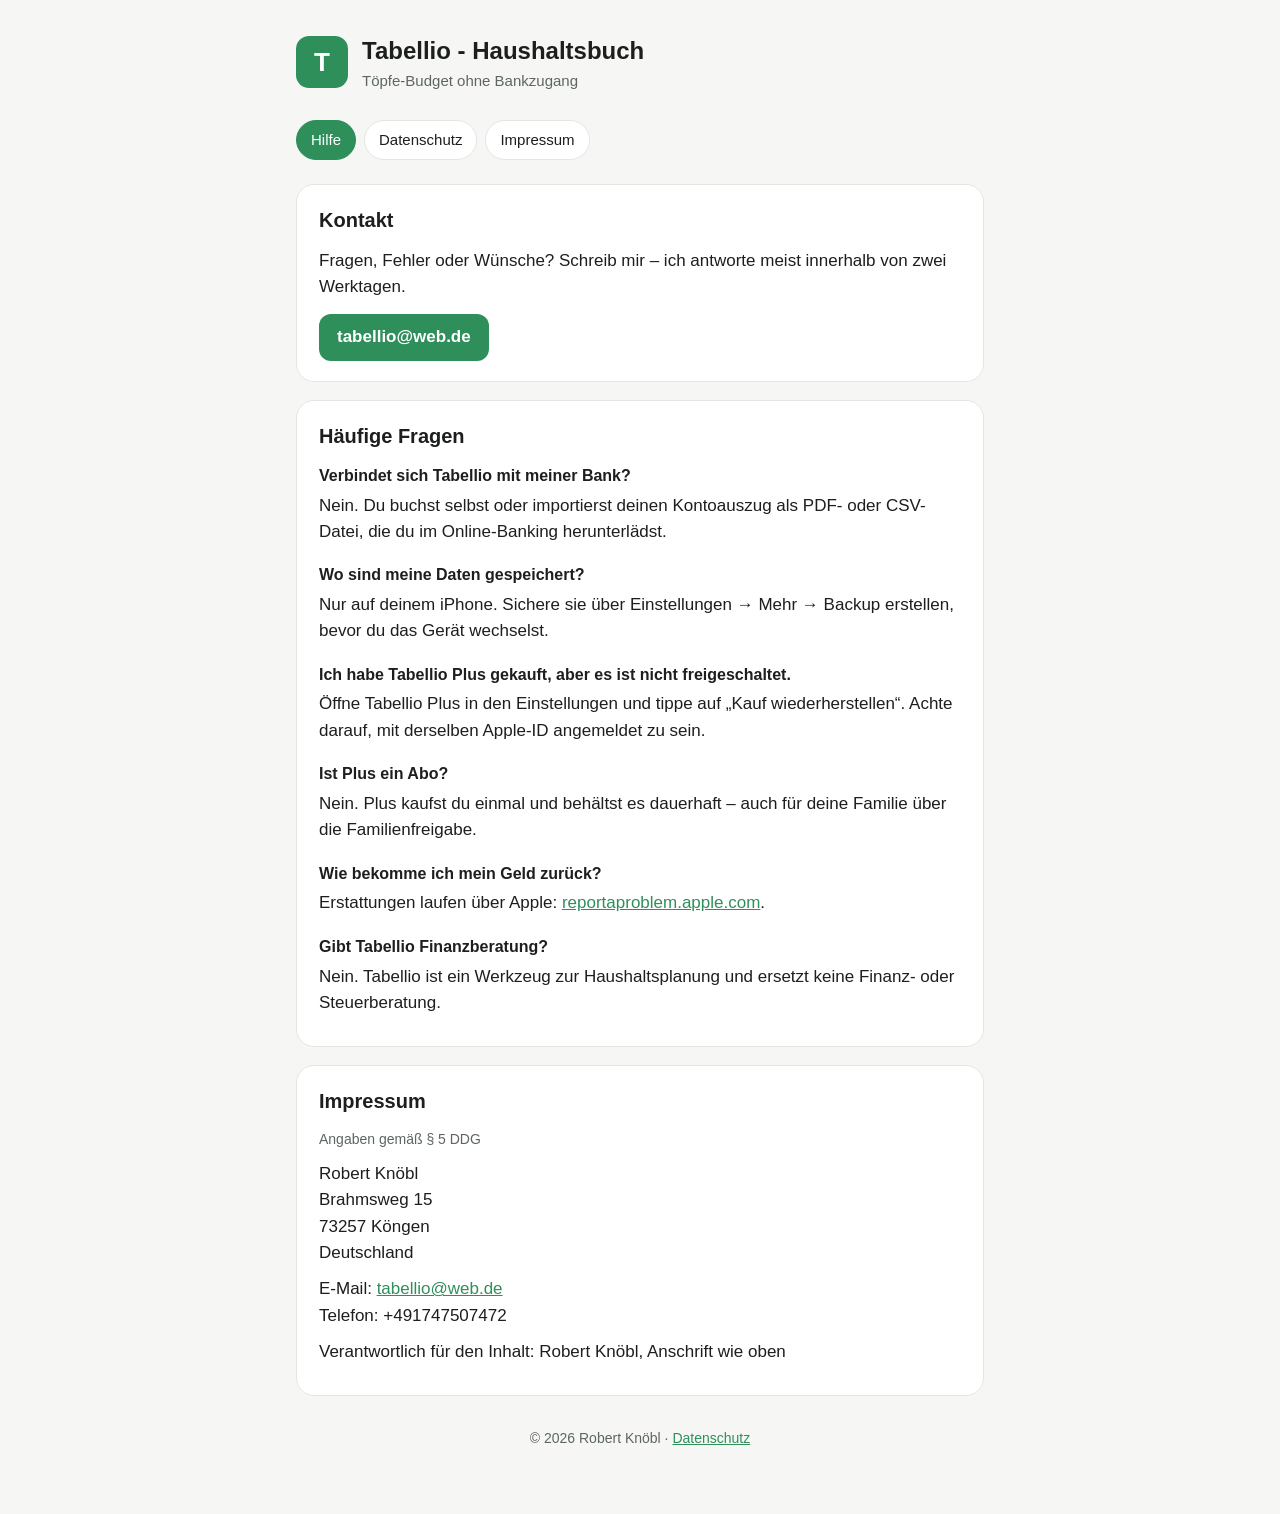
<file: index.html>
<!doctype html>
<html lang="de">
<head>
<meta charset="utf-8">
<meta name="viewport" content="width=device-width, initial-scale=1">
<title>Tabellio - Haushaltsbuch · Hilfe</title>
<meta name="description" content="Hilfe, Kontakt und Impressum für die iPhone-App Tabellio - Haushaltsbuch.">
<link rel="stylesheet" href="style.css">
</head>
<body>
<div class="seite">
  <header>
    <div class="logo">T</div>
    <div>
      <h1>Tabellio - Haushaltsbuch</h1>
      <p>Töpfe-Budget ohne Bankzugang</p>
    </div>
  </header>

  <nav>
    <a class="aktiv" href="index.html">Hilfe</a>
    <a href="datenschutz.html">Datenschutz</a>
    <a href="#impressum">Impressum</a>
  </nav>

  <section class="karte">
    <h2>Kontakt</h2>
    <p>Fragen, Fehler oder Wünsche? Schreib mir – ich antworte meist innerhalb von zwei Werktagen.</p>
    <a class="mail" href="mailto:tabellio@web.de?subject=Tabellio%20Support">tabellio@web.de</a>
  </section>

  <section class="karte">
    <h2>Häufige Fragen</h2>

    <h3>Verbindet sich Tabellio mit meiner Bank?</h3>
    <p>Nein. Du buchst selbst oder importierst deinen Kontoauszug als PDF- oder CSV-Datei, die du im Online-Banking herunterlädst.</p>

    <h3>Wo sind meine Daten gespeichert?</h3>
    <p>Nur auf deinem iPhone. Sichere sie über Einstellungen → Mehr → Backup erstellen, bevor du das Gerät wechselst.</p>

    <h3>Ich habe Tabellio Plus gekauft, aber es ist nicht freigeschaltet.</h3>
    <p>Öffne Tabellio Plus in den Einstellungen und tippe auf „Kauf wiederherstellen“. Achte darauf, mit derselben Apple-ID angemeldet zu sein.</p>

    <h3>Ist Plus ein Abo?</h3>
    <p>Nein. Plus kaufst du einmal und behältst es dauerhaft – auch für deine Familie über die Familienfreigabe.</p>

    <h3>Wie bekomme ich mein Geld zurück?</h3>
    <p>Erstattungen laufen über Apple: <a href="https://reportaproblem.apple.com">reportaproblem.apple.com</a>.</p>

    <h3>Gibt Tabellio Finanzberatung?</h3>
    <p>Nein. Tabellio ist ein Werkzeug zur Haushaltsplanung und ersetzt keine Finanz- oder Steuerberatung.</p>
  </section>

  <section class="karte" id="impressum">
    <h2>Impressum</h2>
    <p class="leise">Angaben gemäß § 5 DDG</p>
    <p>Robert Knöbl<br>
    Brahmsweg 15<br>
    73257 Köngen<br>
    Deutschland</p>
    <p>E-Mail: <a href="mailto:tabellio@web.de">tabellio@web.de</a><br>
    Telefon: +491747507472</p>
    <p>Verantwortlich für den Inhalt: Robert Knöbl, Anschrift wie oben</p>
  </section>

  <footer>© 2026 Robert Knöbl · <a href="datenschutz.html">Datenschutz</a></footer>
</div>
</body>
</html>
</file>
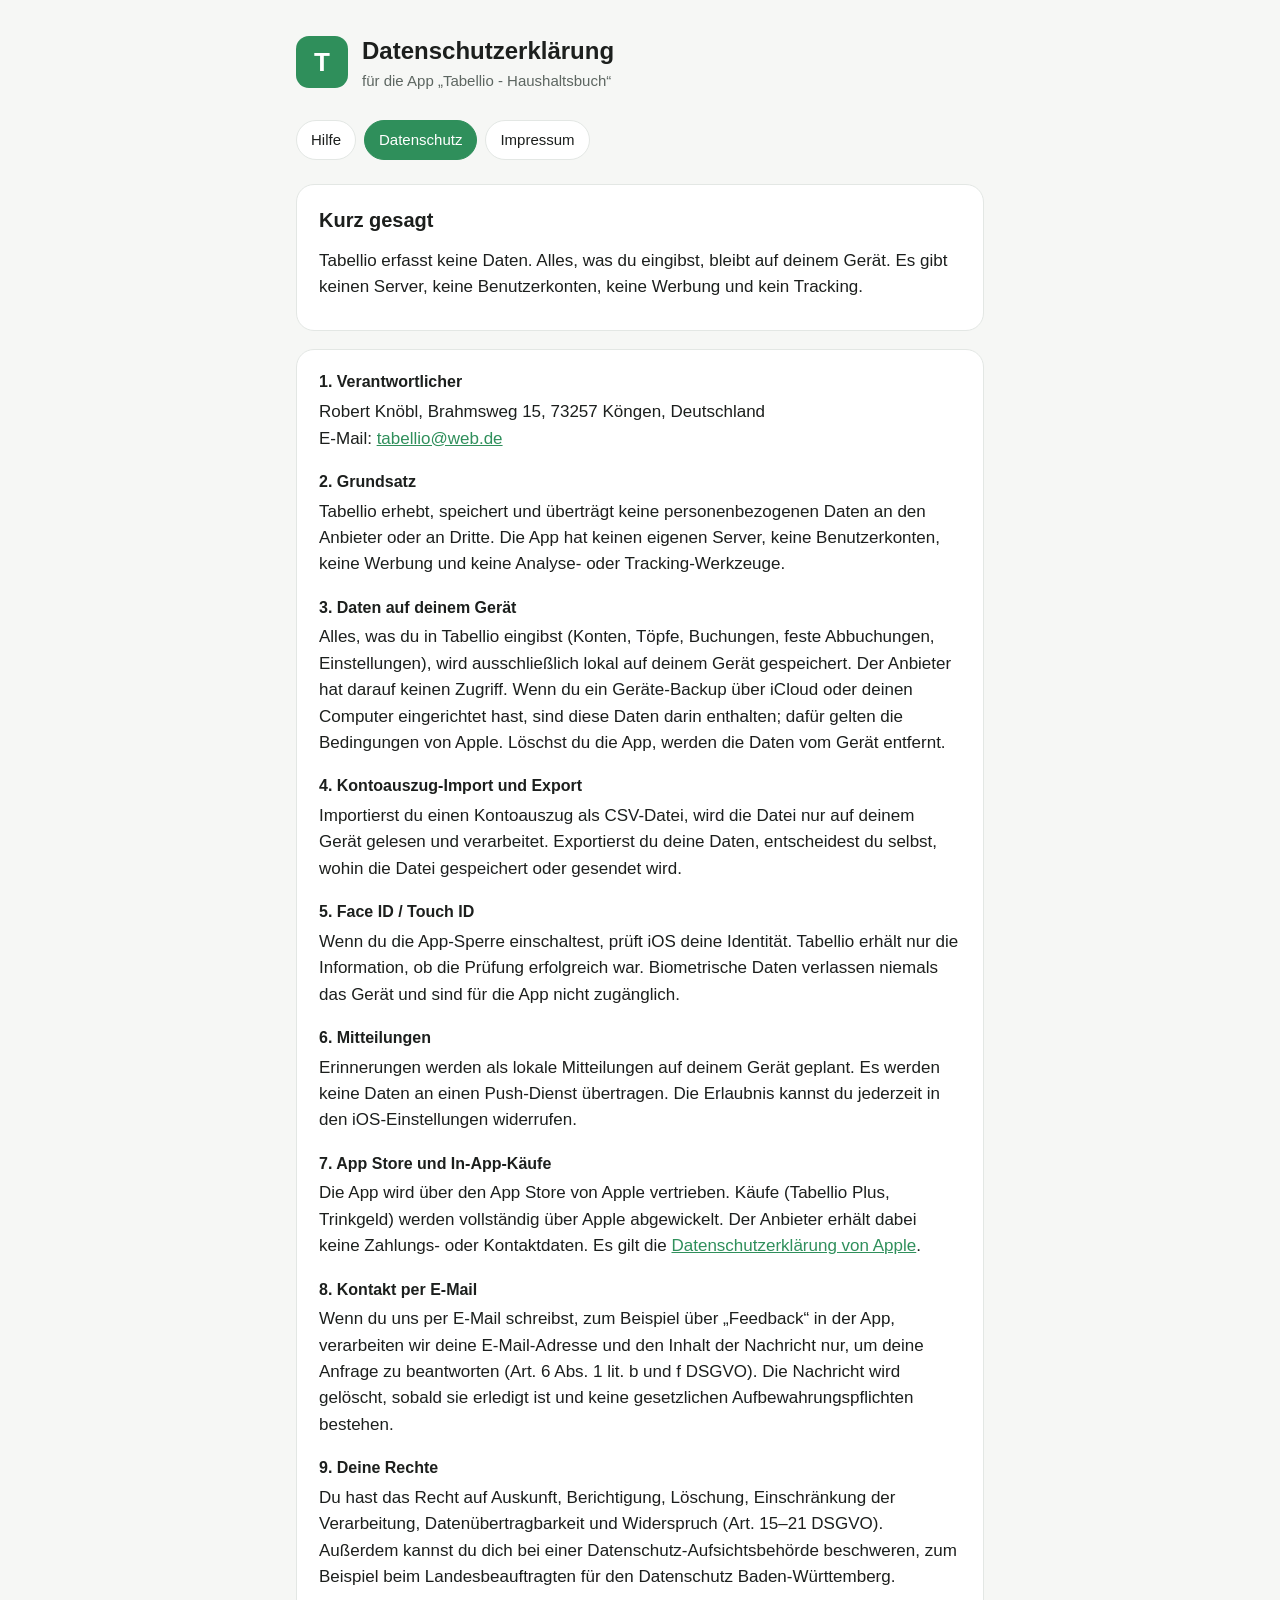
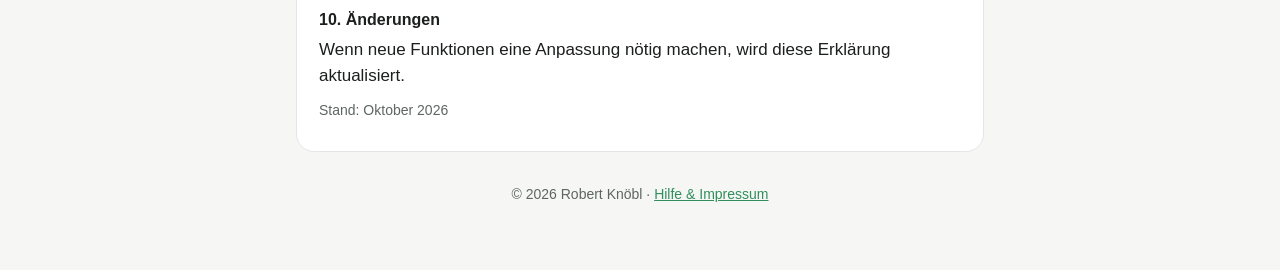
<file: datenschutz.html>
<!doctype html>
<html lang="de">
<head>
<meta charset="utf-8">
<meta name="viewport" content="width=device-width, initial-scale=1">
<title>Tabellio - Haushaltsbuch · Datenschutz</title>
<meta name="description" content="Datenschutzerklärung der iPhone-App Tabellio - Haushaltsbuch.">
<link rel="stylesheet" href="style.css">
</head>
<body>
<div class="seite">
  <header>
    <div class="logo">T</div>
    <div>
      <h1>Datenschutzerklärung</h1>
      <p>für die App „Tabellio - Haushaltsbuch“</p>
    </div>
  </header>

  <nav>
    <a href="index.html">Hilfe</a>
    <a class="aktiv" href="datenschutz.html">Datenschutz</a>
    <a href="index.html#impressum">Impressum</a>
  </nav>

  <section class="karte">
    <h2>Kurz gesagt</h2>
    <p>Tabellio erfasst keine Daten. Alles, was du eingibst, bleibt auf deinem Gerät. Es gibt keinen Server, keine Benutzerkonten, keine Werbung und kein Tracking.</p>
  </section>

  <section class="karte">
    <h3>1. Verantwortlicher</h3>
    <p>Robert Knöbl, Brahmsweg 15, 73257 Köngen, Deutschland<br>
    E-Mail: <a href="mailto:tabellio@web.de">tabellio@web.de</a></p>

    <h3>2. Grundsatz</h3>
    <p>Tabellio erhebt, speichert und überträgt keine personenbezogenen Daten an den Anbieter oder an Dritte. Die App hat keinen eigenen Server, keine Benutzerkonten, keine Werbung und keine Analyse- oder Tracking-Werkzeuge.</p>

    <h3>3. Daten auf deinem Gerät</h3>
    <p>Alles, was du in Tabellio eingibst (Konten, Töpfe, Buchungen, feste Abbuchungen, Einstellungen), wird ausschließlich lokal auf deinem Gerät gespeichert. Der Anbieter hat darauf keinen Zugriff. Wenn du ein Geräte-Backup über iCloud oder deinen Computer eingerichtet hast, sind diese Daten darin enthalten; dafür gelten die Bedingungen von Apple. Löschst du die App, werden die Daten vom Gerät entfernt.</p>

    <h3>4. Kontoauszug-Import und Export</h3>
    <p>Importierst du einen Kontoauszug als CSV-Datei, wird die Datei nur auf deinem Gerät gelesen und verarbeitet. Exportierst du deine Daten, entscheidest du selbst, wohin die Datei gespeichert oder gesendet wird.</p>

    <h3>5. Face ID / Touch ID</h3>
    <p>Wenn du die App-Sperre einschaltest, prüft iOS deine Identität. Tabellio erhält nur die Information, ob die Prüfung erfolgreich war. Biometrische Daten verlassen niemals das Gerät und sind für die App nicht zugänglich.</p>

    <h3>6. Mitteilungen</h3>
    <p>Erinnerungen werden als lokale Mitteilungen auf deinem Gerät geplant. Es werden keine Daten an einen Push-Dienst übertragen. Die Erlaubnis kannst du jederzeit in den iOS-Einstellungen widerrufen.</p>

    <h3>7. App Store und In-App-Käufe</h3>
    <p>Die App wird über den App Store von Apple vertrieben. Käufe (Tabellio Plus, Trinkgeld) werden vollständig über Apple abgewickelt. Der Anbieter erhält dabei keine Zahlungs- oder Kontaktdaten. Es gilt die <a href="https://www.apple.com/de/legal/privacy/">Datenschutzerklärung von Apple</a>.</p>

    <h3>8. Kontakt per E-Mail</h3>
    <p>Wenn du uns per E-Mail schreibst, zum Beispiel über „Feedback“ in der App, verarbeiten wir deine E-Mail-Adresse und den Inhalt der Nachricht nur, um deine Anfrage zu beantworten (Art. 6 Abs. 1 lit. b und f DSGVO). Die Nachricht wird gelöscht, sobald sie erledigt ist und keine gesetzlichen Aufbewahrungspflichten bestehen.</p>

    <h3>9. Deine Rechte</h3>
    <p>Du hast das Recht auf Auskunft, Berichtigung, Löschung, Einschränkung der Verarbeitung, Datenübertragbarkeit und Widerspruch (Art. 15–21 DSGVO). Außerdem kannst du dich bei einer Datenschutz-Aufsichtsbehörde beschweren, zum Beispiel beim Landesbeauftragten für den Datenschutz Baden-Württemberg.</p>

    <h3>10. Änderungen</h3>
    <p>Wenn neue Funktionen eine Anpassung nötig machen, wird diese Erklärung aktualisiert.</p>

    <p class="leise">Stand: Oktober 2026</p>
  </section>

  <footer>© 2026 Robert Knöbl · <a href="index.html">Hilfe &amp; Impressum</a></footer>
</div>
</body>
</html>
</file>
<file: style.css>
:root {
  --bg: #f6f7f5;
  --karte: #ffffff;
  --text: #1c1f1d;
  --leise: #5d6661;
  --akzent: #2f8f5b;
  --linie: #e3e7e4;
}
@media (prefers-color-scheme: dark) {
  :root {
    --bg: #111412;
    --karte: #1b1f1d;
    --text: #eef1ef;
    --leise: #a3aca7;
    --akzent: #4cc184;
    --linie: #2b312e;
  }
}
* { box-sizing: border-box; }
body {
  margin: 0;
  background: var(--bg);
  color: var(--text);
  font: 17px/1.55 -apple-system, BlinkMacSystemFont, "SF Pro Text", "Segoe UI", Roboto, sans-serif;
}
.seite { max-width: 720px; margin: 0 auto; padding: 32px 16px 64px; }
header { display: flex; align-items: center; gap: 14px; margin-bottom: 28px; }
.logo {
  width: 52px; height: 52px; border-radius: 13px; background: var(--akzent);
  display: grid; place-items: center; color: #fff; font-weight: 700; font-size: 26px;
}
header h1 { font-size: 24px; margin: 0; }
header p { margin: 0; color: var(--leise); font-size: 15px; }
nav { display: flex; gap: 8px; margin-bottom: 24px; flex-wrap: wrap; }
nav a {
  padding: 7px 14px; border-radius: 999px; background: var(--karte);
  border: 1px solid var(--linie); color: var(--text); text-decoration: none; font-size: 15px;
}
nav a.aktiv { background: var(--akzent); border-color: var(--akzent); color: #fff; }
.karte {
  background: var(--karte); border: 1px solid var(--linie); border-radius: 18px;
  padding: 20px 22px; margin-bottom: 18px;
}
h2 { font-size: 20px; margin: 0 0 12px; }
h3 { font-size: 16px; margin: 18px 0 4px; }
h3:first-of-type { margin-top: 0; }
p { margin: 0 0 10px; }
a { color: var(--akzent); }
.leise { color: var(--leise); font-size: 14px; }
.mail {
  display: inline-block; margin-top: 4px; padding: 10px 18px; border-radius: 12px;
  background: var(--akzent); color: #fff; text-decoration: none; font-weight: 600;
}
footer { margin-top: 32px; color: var(--leise); font-size: 14px; text-align: center; }
</file>
